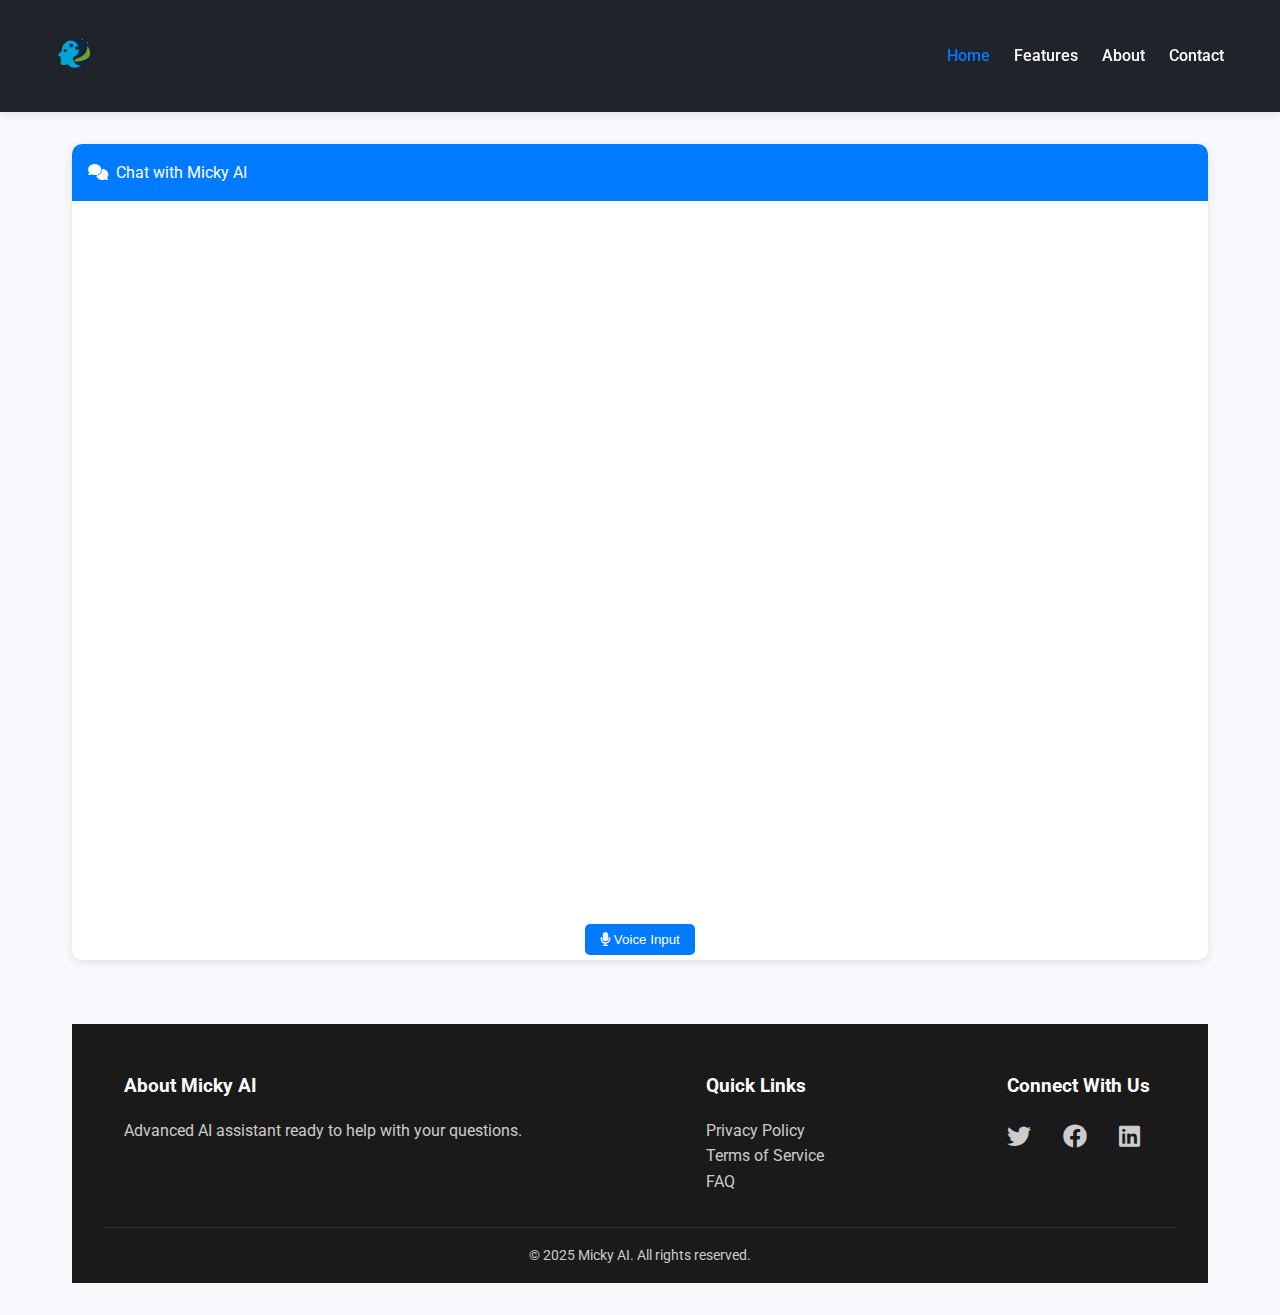
<file: index.html>
<!DOCTYPE html>
<html lang="en">
<head>
    <meta charset="UTF-8">
    <meta name="viewport" content="width=device-width, initial-scale=1.0">
    <title>www.MickyAi.com</title>
    <link rel="shortcut icon" href="logo1.png" type="image/x-icon">
    <link rel="stylesheet" href="style.css">
    <link href="https://fonts.googleapis.com/css2?family=Roboto:wght@300;400;500;700&display=swap" rel="stylesheet">
    <link rel="stylesheet" href="https://cdnjs.cloudflare.com/ajax/libs/font-awesome/6.0.0/css/all.min.css">
</head>
<body>
    <nav class="top-nav">
        <div class="nav-content">
            <div class="nav-logo">
                <img src="logo1.png" alt="Micky AI Logo">
            </div>
            <ul class="nav-links">
                <li><a href="#" class="active">Home</a></li>
                <li><a href="features.html">Features</a></li>
                <li><a href="about.html">About</a></li>
                <li><a href="contact.html">Contact</a></li>
            </ul>
        </div>
    </nav>

    <div class="container">
        <!-- <header class="hero-section">
            <div class="hero-content">
                <h1>Welcome to Micky AI Assistant</h1>
                <p class="tagline">Your Intelligent Conversation Partner</p>
                <div class="features">
                    <div class="feature">
                        <i class="fas fa-robot"></i>
                        <span>AI Powered</span>
                    </div>
                    <div class="feature">
                        <i class="fas fa-bolt"></i>
                        <span>Fast Responses</span>
                    </div>
                    <div class="feature">
                        <i class="fas fa-lock"></i>
                        <span>Secure Chat</span>
                    </div>
                </div>
            </div>
        </header> -->

        <main>
            <div class="chat-container">
                <div class="chat-header">
                    <i class="fas fa-comments"></i>
                    <span>Chat with Micky AI</span>
                </div>
                <iframe
                    id="chatFrame"
                    src="https://www.chatbase.co/chatbot-iframe/UqxgtompSsoTGyBexgpv4"
                    width="100%"
                    style="height: 100%; min-height: 700px"
                    frameborder="0">
                </iframe>
                <div class="chat-controls" style="margin-top: 10px; text-align: center;">
                    <button id="voiceButton" style="background: #007bff; color: white; border: none; padding: 8px 15px; border-radius: 5px; cursor: pointer; margin: 5px;">
                        <i class="fas fa-microphone"></i> Voice Input
                    </button>
                </div>
            </div>

            <!-- Add this script before closing body tag -->
            <script>
            document.addEventListener('DOMContentLoaded', function() {
                const voiceButton = document.getElementById('voiceButton');
                const recognition = new (window.SpeechRecognition || window.webkitSpeechRecognition)();
                
                recognition.lang = 'en-US';
                recognition.continuous = false;
                recognition.interimResults = false;

                voiceButton.addEventListener('click', function() {
                    recognition.start();
                    voiceButton.innerHTML = '<i class="fas fa-spinner fa-spin"></i> Listening...';
                });

                recognition.onresult = function(event) {
                    const transcript = event.results[0][0].transcript;
                    const chatFrame = document.getElementById('chatFrame');
                    const chatInput = chatFrame.contentWindow.document.querySelector('input[type="text"]');
                    if (chatInput) {
                        chatInput.value = transcript;
                        // Trigger enter key press
                        const enterEvent = new KeyboardEvent('keypress', {
                            key: 'Enter',
                            code: 'Enter',
                            keyCode: 13,
                            which: 13,
                            bubbles: true
                        });
                        chatInput.dispatchEvent(enterEvent);
                    }
                    voiceButton.innerHTML = '<i class="fas fa-microphone"></i> Voice Input';
                };

                recognition.onerror = function() {
                    voiceButton.innerHTML = '<i class="fas fa-microphone"></i> Voice Input';
                };

                recognition.onend = function() {
                    voiceButton.innerHTML = '<i class="fas fa-microphone"></i> Voice Input';
                };
            });
            </script>
        </main>

        <footer>
            <div class="footer-content">
                <div class="footer-section">
                    <h3>About Micky AI</h3>
                    <p>Advanced AI assistant ready to help with your questions.</p>
                </div>
                <div class="footer-section">
                    <h3>Quick Links</h3>
                    <ul>
                        <li><a href="#">Privacy Policy</a></li>
                        <li><a href="#">Terms of Service</a></li>
                        <li><a href="#">FAQ</a></li>
                    </ul>
                </div>
                <div class="footer-section">
                    <h3>Connect With Us</h3>
                    <div class="social-links">
                        <a href="#"><i class="fab fa-twitter"></i></a>
                        <a href="https://www.facebook.com/vicky.prajapati.3990418/"><i class="fab fa-facebook"></i></a>
                        <a href="https://www.linkedin.com/in/bikki-kumar-pandit-b98b34259/"><i class="fab fa-linkedin"></i></a>
                    </div>
                </div>
            </div>
            <div class="footer-bottom">
                <p>&copy; 2025 Micky AI. All rights reserved.</p>
            </div>
        </footer>
    </div>

    <!-- Original scripts preserved -->
    <script>
        window.embeddedChatbotConfig = {
            chatbotId: "UqxgtompSsoTGyBexgpv4",
        }    
    </script>
    <script chatbotId="UqxgtompSsoTGyBexgpv4" defer></script>
    <script>
        window.chatbaseUserConfig = {
            user_id: <UqxgtompSsoTGyBexgpv4>,
            user_hash: <USER_HASH>
        }
    </script>
    <script>
        (function(){if(!window.chatbase||window.chatbase("getState")!=="initialized"){window.chatbase=(...arguments)=>{if(!window.chatbase.q){window.chatbase.q=[]}window.chatbase.q.push(arguments)};window.chatbase=new Proxy(window.chatbase,{get(target,prop){if(prop==="q"){return target.q}return(...args)=>target(prop,...args)}})}const onLoad=function(){const script=document.createElement("script");script.src="https://www.chatbase.co/embed.min.js";script.id="UqxgtompSsoTGyBexgpv4";script.domain="www.chatbase.co";document.body.appendChild(script)};if(document.readyState==="complete"){onLoad()}else{window.addEventListener("load",onLoad)}})();
    </script>
</body>
</html>
</file>
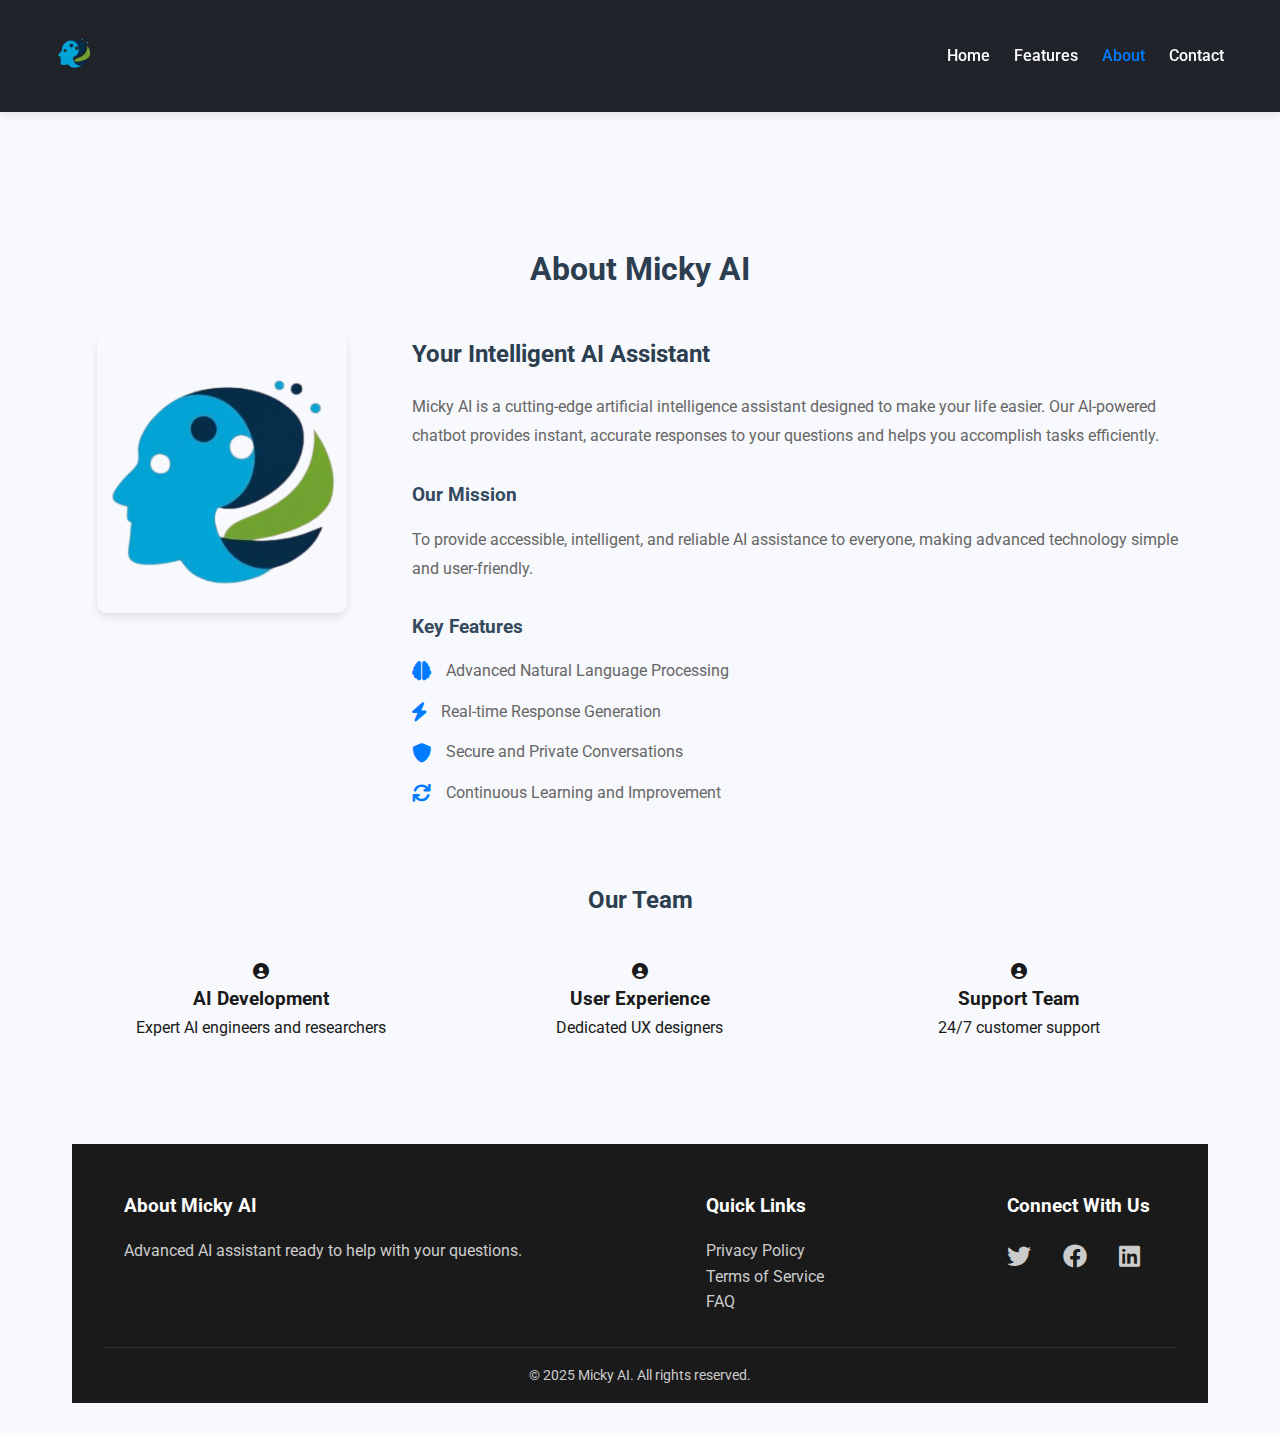
<file: about.html>
<!DOCTYPE html>
<html lang="en">
<head>
    <meta charset="UTF-8">
    <meta name="viewport" content="width=device-width, initial-scale=1.0">
    <title>About - Micky AI</title>
    <link rel="shortcut icon" href="logo1.png" type="image/x-icon">
    <link rel="stylesheet" href="style.css">
    <link href="https://fonts.googleapis.com/css2?family=Roboto:wght@300;400;500;700&display=swap" rel="stylesheet">
    <link rel="stylesheet" href="https://cdnjs.cloudflare.com/ajax/libs/font-awesome/6.0.0/css/all.min.css">
</head>
<body>
    <nav class="top-nav">
        <div class="nav-content">
            <div class="nav-logo">
                <img src="logo1.png" alt="Micky AI Logo">
            </div>
            <ul class="nav-links">
                <li><a href="index.html">Home</a></li>
                <li><a href="features.html">Features</a></li>
                <li><a href="about.html" class="active">About</a></li>
                <li><a href="contact.html">Contact</a></li>
            </ul>
        </div>
    </nav>

    <div class="container">
        <div class="about-section">
            <h1>About Micky AI</h1>
            <div class="about-content">
                <div class="about-image">
                    <img src="logo1.png" alt="Micky AI Logo">
                </div>
                <div class="about-text">
                    <h2>Your Intelligent AI Assistant</h2>
                    <p>Micky AI is a cutting-edge artificial intelligence assistant designed to make your life easier. Our AI-powered chatbot provides instant, accurate responses to your questions and helps you accomplish tasks efficiently.</p>
                    
                    <h3>Our Mission</h3>
                    <p>To provide accessible, intelligent, and reliable AI assistance to everyone, making advanced technology simple and user-friendly.</p>

                    <div class="key-features">
                        <h3>Key Features</h3>
                        <ul>
                            <li><i class="fas fa-brain"></i> Advanced Natural Language Processing</li>
                            <li><i class="fas fa-bolt"></i> Real-time Response Generation</li>
                            <li><i class="fas fa-shield-alt"></i> Secure and Private Conversations</li>
                            <li><i class="fas fa-sync"></i> Continuous Learning and Improvement</li>
                        </ul>
                    </div>
                </div>
            </div>

            <div class="team-section">
                <h2>Our Team</h2>
                <div class="team-grid">
                    <div class="team-member">
                        <i class="fas fa-user-circle"></i>
                        <h3>AI Development</h3>
                        <p>Expert AI engineers and researchers</p>
                    </div>
                    <div class="team-member">
                        <i class="fas fa-user-circle"></i>
                        <h3>User Experience</h3>
                        <p>Dedicated UX designers</p>
                    </div>
                    <div class="team-member">
                        <i class="fas fa-user-circle"></i>
                        <h3>Support Team</h3>
                        <p>24/7 customer support</p>
                    </div>
                </div>
            </div>
        </div>

        <footer>
            <div class="footer-content">
                <div class="footer-section">
                    <h3>About Micky AI</h3>
                    <p>Advanced AI assistant ready to help with your questions.</p>
                </div>
                <div class="footer-section">
                    <h3>Quick Links</h3>
                    <ul>
                        <li><a href="#">Privacy Policy</a></li>
                        <li><a href="#">Terms of Service</a></li>
                        <li><a href="#">FAQ</a></li>
                    </ul>
                </div>
                <div class="footer-section">
                    <h3>Connect With Us</h3>
                    <div class="social-links">
                        <a href="#"><i class="fab fa-twitter"></i></a>
                        <a href="#"><i class="fab fa-facebook"></i></a>
                        <a href="#"><i class="fab fa-linkedin"></i></a>
                    </div>
                </div>
            </div>
            <div class="footer-bottom">
                <p>&copy; 2025 Micky AI. All rights reserved.</p>
            </div>
        </footer>
    </div>
</body>
</html>
</file>
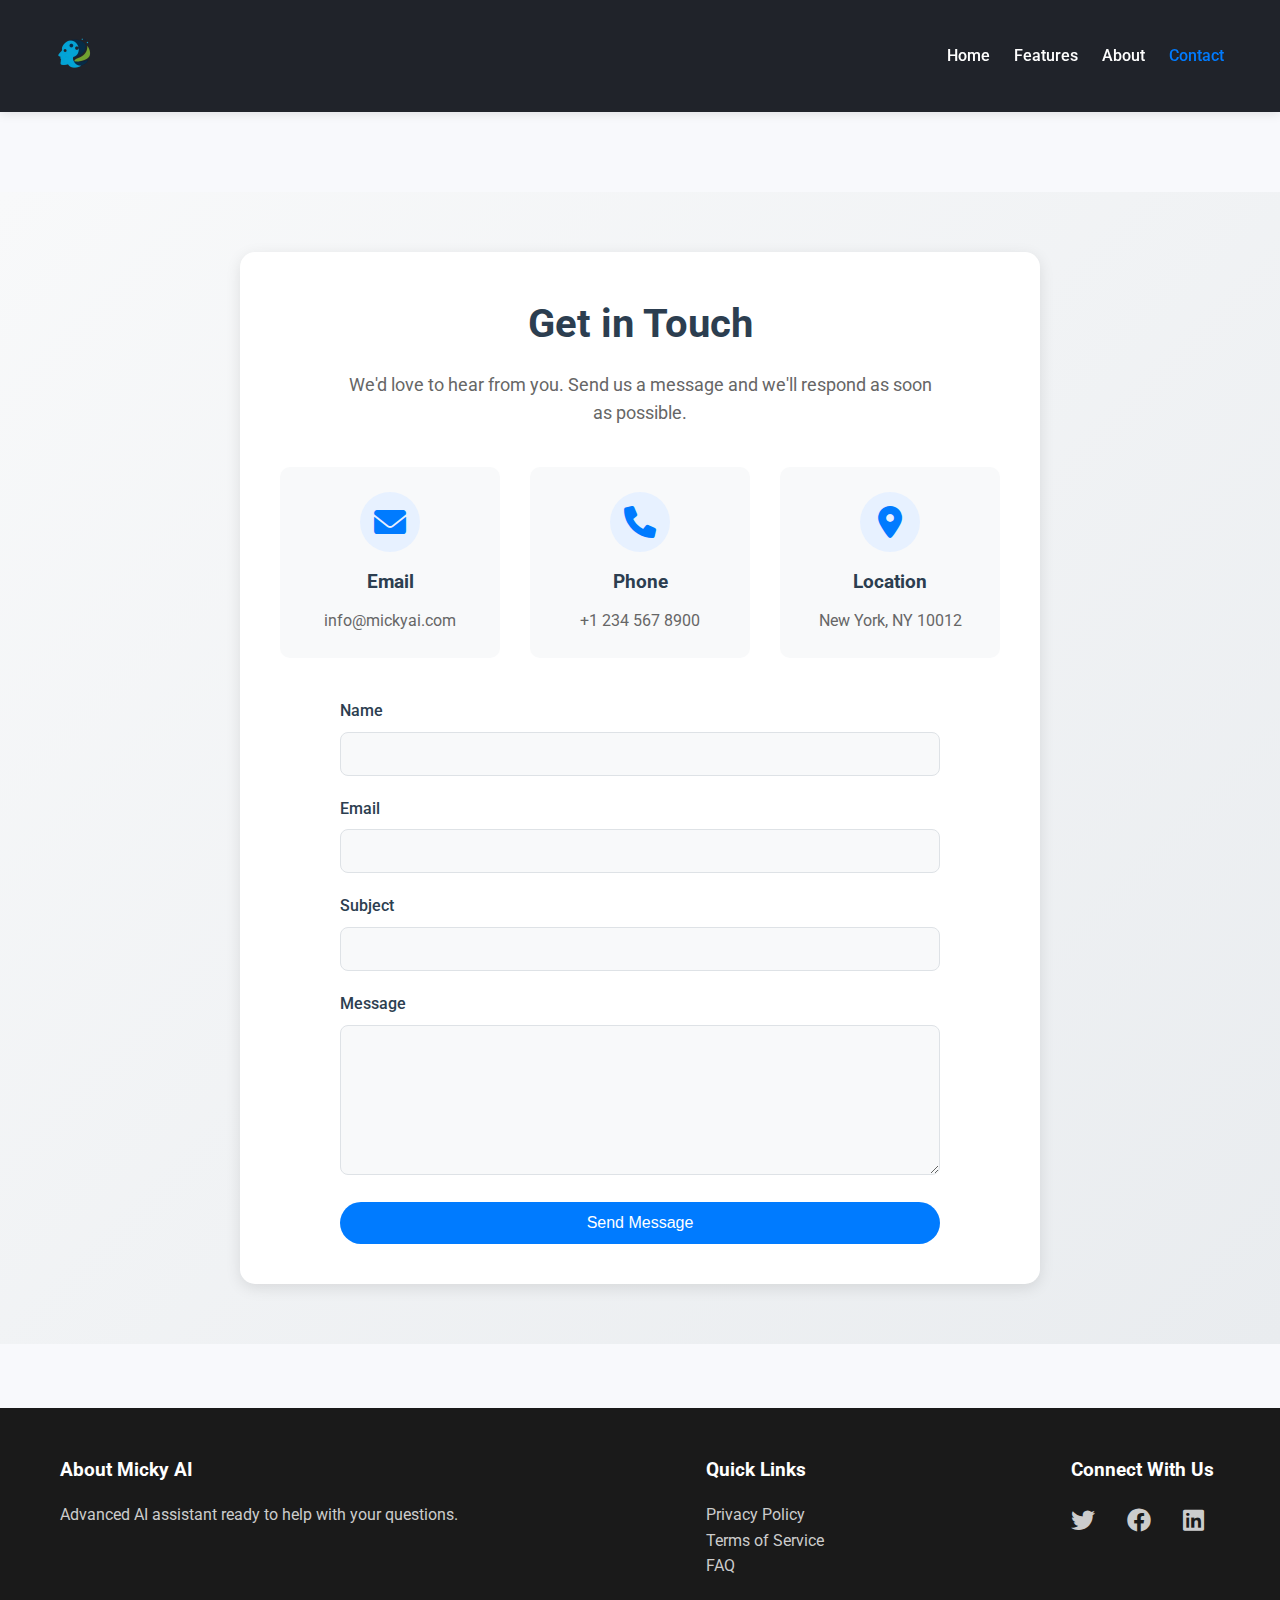
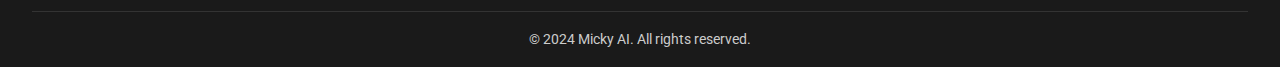
<file: contact.html>
<!DOCTYPE html>
<html lang="en">
<head>
    <meta charset="UTF-8">
    <meta name="viewport" content="width=device-width, initial-scale=1.0">
    <title>Contact Us - Micky AI</title>
    <link rel="shortcut icon" href="logo1.png" type="image/x-icon">
    <link rel="stylesheet" href="style.css">
    <link href="https://fonts.googleapis.com/css2?family=Roboto:wght@300;400;500;700&display=swap" rel="stylesheet">
    <link rel="stylesheet" href="https://cdnjs.cloudflare.com/ajax/libs/font-awesome/6.0.0/css/all.min.css">
</head>
<body>
    <nav class="top-nav">
        <div class="nav-content">
            <div class="nav-logo">
                <img src="logo1.png" alt="Micky AI Logo">
            </div>
            <ul class="nav-links">
                <li><a href="index.html">Home</a></li>
                <li><a href="features.html">Features</a></li>
                <li><a href="about.html">About</a></li>
                <li><a href="contact.html" class="active">Contact</a></li>
            </ul>
        </div>
    </nav>

    <section class="contact-section">
        <div class="contact-container">
            <div class="contact-header">
                <h1>Get in Touch</h1>
                <p>We'd love to hear from you. Send us a message and we'll respond as soon as possible.</p>
            </div>

            <div class="contact-info">
                <div class="contact-item">
                    <i class="fas fa-envelope"></i>
                    <h3>Email</h3>
                    <p>info@mickyai.com</p>
                </div>
                <div class="contact-item">
                    <i class="fas fa-phone"></i>
                    <h3>Phone</h3>
                    <p>+1 234 567 8900</p>
                </div>
                <div class="contact-item">
                    <i class="fas fa-location-dot"></i>
                    <h3>Location</h3>
                    <p>New York, NY 10012</p>
                </div>
            </div>

            <form class="contact-form">
                <div class="form-group">
                    <label for="name">Name</label>
                    <input type="text" id="name" name="name" required>
                </div>
                <div class="form-group">
                    <label for="email">Email</label>
                    <input type="email" id="email" name="email" required>
                </div>
                <div class="form-group">
                    <label for="subject">Subject</label>
                    <input type="text" id="subject" name="subject" required>
                </div>
                <div class="form-group">
                    <label for="message">Message</label>
                    <textarea id="message" name="message" required></textarea>
                </div>
                <button type="submit" class="submit-btn">Send Message</button>
            </form>
        </div>
    </section>

    <footer>
        <div class="footer-content">
            <div class="footer-section">
                <h3>About Micky AI</h3>
                <p>Advanced AI assistant ready to help with your questions.</p>
            </div>
            <div class="footer-section">
                <h3>Quick Links</h3>
                <ul>
                    <li><a href="#">Privacy Policy</a></li>
                    <li><a href="#">Terms of Service</a></li>
                    <li><a href="#">FAQ</a></li>
                </ul>
            </div>
            <div class="footer-section">
                <h3>Connect With Us</h3>
                <div class="social-links">
                    <a href="#"><i class="fab fa-twitter"></i></a>
                    <a href="#"><i class="fab fa-facebook"></i></a>
                    <a href="#"><i class="fab fa-linkedin"></i></a>
                </div>
            </div>
        </div>
        <div class="footer-bottom">
            <p>&copy; 2024 Micky AI. All rights reserved.</p>
        </div>
    </footer>
</body>
</html>
</file>
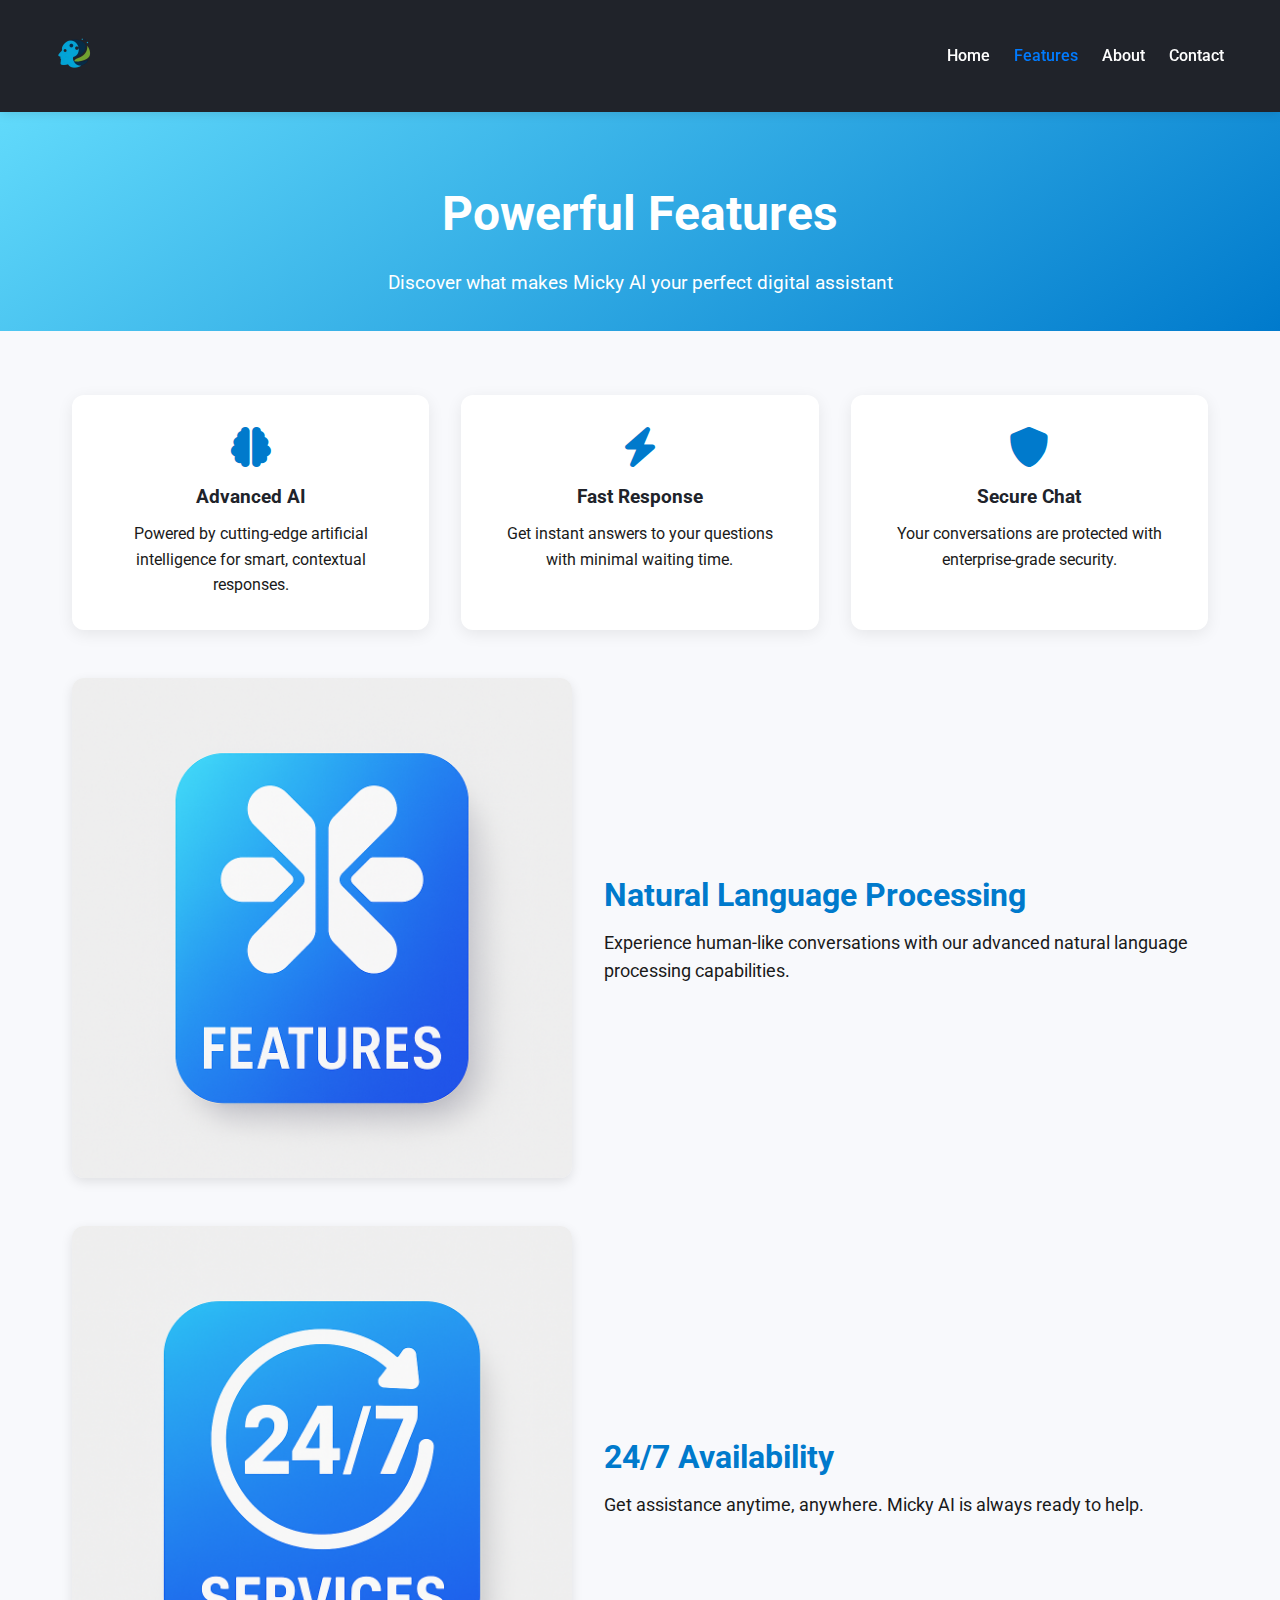
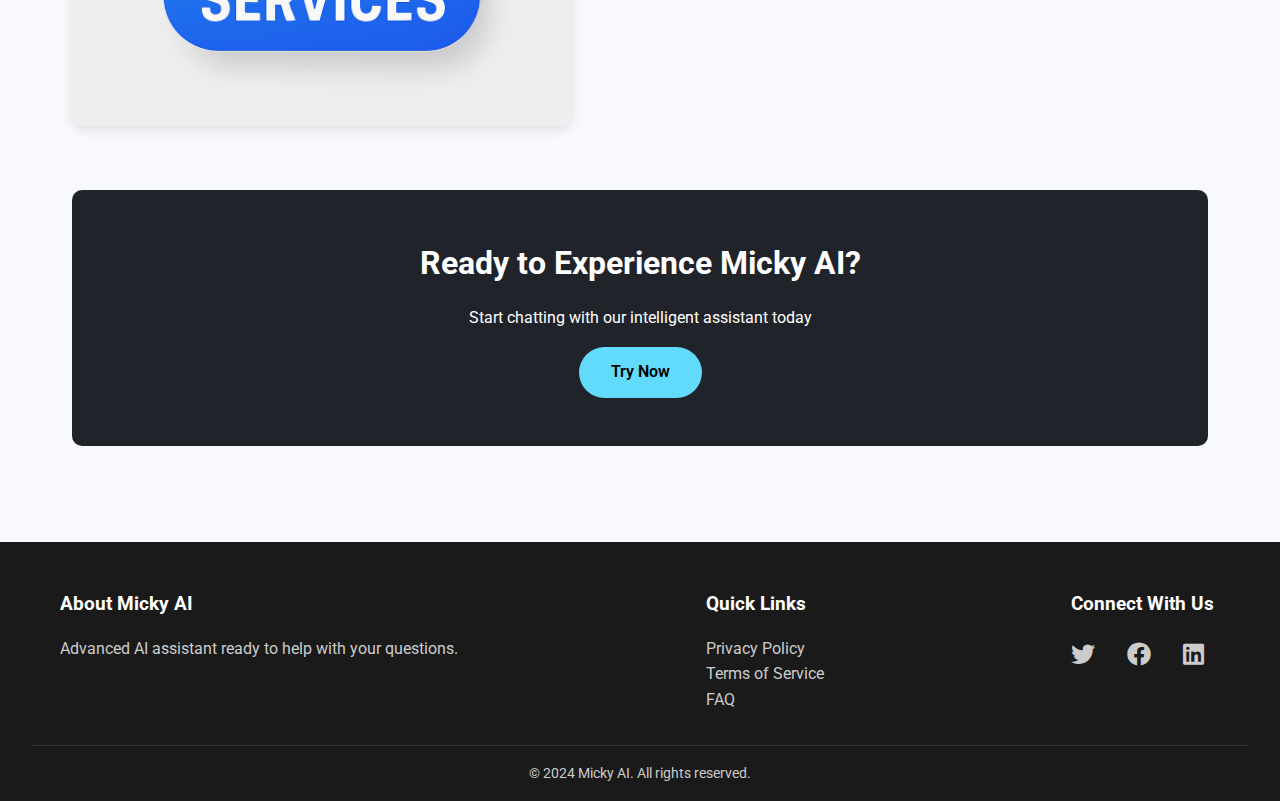
<file: features.html>
<!DOCTYPE html>
<html lang="en">
<head>
    <meta charset="UTF-8">
    <meta name="viewport" content="width=device-width, initial-scale=1.0">
    <title>Features - Micky AI</title>
    <link rel="shortcut icon" href="logo1.png" type="image/x-icon">
    <link rel="stylesheet" href="style.css">
    <link href="https://fonts.googleapis.com/css2?family=Roboto:wght@300;400;500;700&display=swap" rel="stylesheet">
    <link rel="stylesheet" href="https://cdnjs.cloudflare.com/ajax/libs/font-awesome/6.0.0/css/all.min.css">
</head>
<body>
    <nav class="top-nav">
        <div class="nav-content">
            <div class="nav-logo">
                <img src="logo1.png" alt="Micky AI Logo">
            </div>
            <ul class="nav-links">
                <li><a href="index.html">Home</a></li>
                <li><a href="features.html" class="active">Features</a></li>
                <li><a href="about.html">About</a></li>
                <li><a href="contact.html">Contact</a></li>
            </ul>
        </div>
    </nav>

    <div class="features-page">
        <div class="features-hero">
            <h1>Powerful Features</h1>
            <p>Discover what makes Micky AI your perfect digital assistant</p>
        </div>

        <div class="container">
            <div class="features-grid">
                <div class="feature-card">
                    <i class="fas fa-brain"></i>
                    <h3>Advanced AI</h3>
                    <p>Powered by cutting-edge artificial intelligence for smart, contextual responses.</p>
                </div>
                <div class="feature-card">
                    <i class="fas fa-bolt"></i>
                    <h3>Fast Response</h3>
                    <p>Get instant answers to your questions with minimal waiting time.</p>
                </div>
                <div class="feature-card">
                    <i class="fas fa-shield-alt"></i>
                    <h3>Secure Chat</h3>
                    <p>Your conversations are protected with enterprise-grade security.</p>
                </div>
            </div>

            <div class="feature-details">
                <div class="feature-section">
                    <img src="feature.png" alt="AI Intelligence">
                    <div class="feature-text">
                        <h2>Natural Language Processing</h2>
                        <p>Experience human-like conversations with our advanced natural language processing capabilities.</p>
                    </div>
                </div>
                <div class="feature-section">
                    <img src="services.png" alt="24/7 Availability">
                    <div class="feature-text">
                        <h2>24/7 Availability</h2>
                        <p>Get assistance anytime, anywhere. Micky AI is always ready to help.</p>
                    </div>
                </div>
            </div>

            <div class="feature-cta">
                <h2>Ready to Experience Micky AI?</h2>
                <p>Start chatting with our intelligent assistant today</p>
                <a href="index.html" class="cta-button">Try Now</a>
            </div>
        </div>
    </div>

    <footer>
        <div class="footer-content">
            <div class="footer-section">
                <h3>About Micky AI</h3>
                <p>Advanced AI assistant ready to help with your questions.</p>
            </div>
            <div class="footer-section">
                <h3>Quick Links</h3>
                <ul>
                    <li><a href="#">Privacy Policy</a></li>
                    <li><a href="#">Terms of Service</a></li>
                    <li><a href="#">FAQ</a></li>
                </ul>
            </div>
            <div class="footer-section">
                <h3>Connect With Us</h3>
                <div class="social-links">
                    <a href="#"><i class="fab fa-twitter" ></i></a>
                    <a href="#"><i class="fab fa-facebook"></i></a>
                    <a href="#"><i class="fab fa-linkedin"></i></a>
                </div>
            </div>
        </div>
        <div class="footer-bottom">
            <p>&copy; 2024 Micky AI. All rights reserved.</p>
        </div>
    </footer>
</body>
</html>
</file>
<file: style.css>
/* style.css */
 * {
    margin: 0;
    padding: 0;
    box-sizing: border-box;
}

body {
    font-family: 'Roboto', sans-serif;
    background-color: #f8f9fa;
    color: #333;
    line-height: 1.6;
}

 .top-nav {
    background-color: #ffffff;
    box-shadow: 0 2px 4px rgba(0,0,0,0.1);
    position: fixed;
    width: 100%;
    top: 0;
    z-index: 1000;
}

.nav-content {
    max-width: 1200px;
    margin: 0 auto;
    display: flex;
    justify-content: space-between;
    align-items: center;
    padding: 1rem;
}

.nav-logo img {
    height: 40px;
}

.nav-links {
    display: flex;
    list-style: none;
    gap: 2rem;
}

.nav-links a {
    text-decoration: none;
    color: #333;
    font-weight: 500;
    transition: color 0.3s;
}

.nav-links a:hover, .nav-links a.active {
    color: #007bff;
}

.container {
    max-width: 1200px;
    margin: 80px auto 0;
    padding: 20px;
}

.hero-section {
    text-align: center;
    padding: 3rem 0;
    margin-bottom: 2rem;
}

.hero-content h1 {
    font-size: 2.5rem;
    color: #2c3e50;
    margin-bottom: 1rem;
}

.tagline {
    font-size: 1.2rem;
    color: #6c757d;
    margin-bottom: 2rem;
}

.features {
    display: flex;
    justify-content: center;
    gap: 2rem;
    margin-top: 2rem;
}

.feature {
    display: flex;
    flex-direction: column;
    align-items: center;
    gap: 0.5rem;
}

.feature i {
    font-size: 2rem;
    color: #007bff;
}

.chat-container {
    max-width: 100%;
    margin: 0 auto;
    background: white;
    border-radius: 10px;
    box-shadow: 0 2px 10px rgba(0,0,0,0.1);
    overflow: hidden;
}

.chat-header {
    background: #007bff;
    color: white;
    padding: 1rem;
    display: flex;
    align-items: center;
    gap: 0.5rem;
}

footer {
    background: #2c3e50;
    color: white;
    padding: 3rem 0 1rem;
    margin-top: 3rem;
}

.footer-content {
    display: grid;
    grid-template-columns: repeat(3, 1fr);
    gap: 2rem;
    max-width: 1200px;
    margin: 0 auto;
    padding: 0 20px;
}

.footer-section h3 {
    margin-bottom: 1rem;
}

.footer-section ul {
    list-style: none;
}

.footer-section a {
    color: #ffffff;
    text-decoration: none;
    transition: color 0.3s;
}

.footer-section a:hover {
    color: #007bff;
}

.social-links {
    display: flex;
    gap: 1rem;
}

.social-links a {
    font-size: 1.5rem;
}

.footer-bottom {
    text-align: center;
    margin-top: 2rem;
    padding-top: 1rem;
    border-top: 1px solid rgba(255,255,255,0.1);
}

@media (max-width: 768px) {
    .nav-links {
        display: none;
    }

    .features {
        flex-direction: column;
        align-items: center;
    }

    .footer-content {
        grid-template-columns: 1fr;
        text-align: center;
    }

    .social-links {
        justify-content: center;
    }
} 


/* Add these new styles to your existing CSS file */

.about-section {
    padding: 40px 0;
    margin-top: 60px;
}

.about-section h1 {
    text-align: center;
    color: #2c3e50;
    margin-bottom: 40px;
}

.about-content {
    display: grid;
    grid-template-columns: 300px 1fr;
    gap: 40px;
    margin-bottom: 60px;
}

.about-image {
    text-align: center;
}

.about-image img {
    max-width: 250px;
    border-radius: 10px;
    box-shadow: 0 4px 8px rgba(0,0,0,0.1);
}

.about-text h2 {
    color: #2c3e50;
    margin-bottom: 20px;
}

.about-text h3 {
    color: #34495e;
    margin: 30px 0 15px;
}

.about-text p {
    color: #666;
    line-height: 1.8;
    margin-bottom: 20px;
}

.key-features ul {
    list-style: none;
    padding: 0;
}

.key-features li {
    display: flex;
    align-items: center;
    margin-bottom: 15px;
    color: #666;
}

.key-features li i {
    color: #007bff;
    margin-right: 15px;
    font-size: 1.2em;
}

.team-section {
    text-align: center;
    margin-top: 60px;
}

.team-section h2 {
    color: #2c3e50;
    margin-bottom: 40px;
}

.team-grid {
    display: grid;
    grid-template-columns: repeat(3, 1fr);
    gap: 30

}

/* Features Section Enhancement */
/* .features {
    display: flex;
    justify-content: center;
    gap: 40px;
    margin: 40px 0;
    flex-wrap: wrap;
}

.feature {
    background: white;
    padding: 25px;
    border-radius: 15px;
    box-shadow: 0 4px 15px rgba(0,0,0,0.1);
    text-align: center;
    width: 250px;
    transition: transform 0.3s ease;
}

.feature:hover {
    transform: translateY(-5px);
}

.feature i {
    font-size: 2.5em;
    color: #007bff;
    margin-bottom: 15px;
    background: #f0f7ff;
    width: 70px;
    height: 70px;
    line-height: 70px;
    border-radius: 50%;
}

.feature span {
    font-size: 1.1em;
    font-weight: 500;
    color: #2c3e50;
    display: block;
}

.feature p {
    color: #666;
    margin-top: 10px;
    font-size: 0.9em;
    line-height: 1.6;
} */

/* Responsive adjustments */
@media (max-width: 768px) {
    .features {
        gap: 20px;
    }

    .feature {
        width: 100%;
        max-width: 300px;
    }
}



/* Contact Page Styles */
.contact-section {
    padding: 60px 0;
    margin-top: 80px;
    background: linear-gradient(135deg, #f8f9fa 0%, #e9ecef 100%);
}

.contact-container {
    max-width: 800px;
    margin: 0 auto;
    padding: 40px;
    background: white;
    border-radius: 15px;
    box-shadow: 0 4px 15px rgba(0,0,0,0.1);
}

.contact-header {
    text-align: center;
    margin-bottom: 40px;
}

.contact-header h1 {
    color: #2c3e50;
    margin-bottom: 15px;
    font-size: 2.5em;
}

.contact-header p {
    color: #666;
    font-size: 1.1em;
    max-width: 600px;
    margin: 0 auto;
}

.contact-info {
    display: grid;
    grid-template-columns: repeat(3, 1fr);
    gap: 30px;
    margin-bottom: 40px;
}

.contact-item {
    text-align: center;
    padding: 25px;
    background: #f8f9fa;
    border-radius: 10px;
    transition: transform 0.3s ease, box-shadow 0.3s ease;
}

.contact-item:hover {
    transform: translateY(-5px);
    box-shadow: 0 5px 15px rgba(0,0,0,0.1);
}

.contact-item i {
    font-size: 2em;
    color: #007bff;
    margin-bottom: 15px;
    background: #e7f1ff;
    width: 60px;
    height: 60px;
    line-height: 60px;
    border-radius: 50%;
}

.contact-item h3 {
    color: #2c3e50;
    margin-bottom: 10px;
    font-size: 1.2em;
}

.contact-item p {
    color: #666;
}

.contact-form {
    max-width: 600px;
    margin: 0 auto;
}

.form-group {
    margin-bottom: 20px;
}

.form-group label {
    display: block;
    margin-bottom: 8px;
    color: #2c3e50;
    font-weight: 500;
}

.form-group input,
.form-group textarea {
    width: 100%;
    padding: 12px 15px;
    border: 1px solid #dee2e6;
    border-radius: 8px;
    font-size: 1em;
    transition: all 0.3s ease;
    background: #f8f9fa;
}

.form-group input:focus,
.form-group textarea:focus {
    outline: none;
    border-color: #007bff;
    background: white;
    box-shadow: 0 0 0 3px rgba(0,123,255,0.1);
}

.form-group textarea {
    height: 150px;
    resize: vertical;
}

.submit-btn {
    background: #007bff;
    color: white;
    padding: 12px 30px;
    border: none;
    border-radius: 25px;
    font-size: 1em;
    cursor: pointer;
    transition: all 0.3s ease;
    width: 100%;
    font-weight: 500;
}

.submit-btn:hover {
    background: #0056b3;
    transform: translateY(-2px);
    box-shadow: 0 4px 10px rgba(0,123,255,0.2);
}

.submit-btn:active {
    transform: translateY(0);
}

@media (max-width: 768px) {
    .contact-container {
        padding: 20px;
        margin: 20px;
    }

    .contact-info {
        grid-template-columns: 1fr;
    }

    .contact-header h1 {
        font-size: 2em;
    }

    .form-group input,
    .form-group textarea {
        padding: 10px;
    }
}

/* features */
/* Base Styles */
* {
    margin: 0;
    padding: 0;
    box-sizing: border-box;
}
body {
    font-family: 'Roboto', sans-serif;
    background-color: #f8f9fc;
    color: #1a1a1a;
    line-height: 1.6;
}

/* Top Navigation */
.top-nav {
    background-color: #20232a;
    padding: 1rem 2rem;
    box-shadow: 0 2px 10px rgba(0, 0, 0, 0.1);
    position: sticky;
    top: 0;
    z-index: 100;
}
.nav-content {
    display: flex;
    justify-content: space-between;
    align-items: center;
}
.nav-logo img {
    height: 40px;
}
.nav-links {
    list-style: none;
    display: flex;
    gap: 1.5rem;
}
.nav-links a {
    color: #fff;
    text-decoration: none;
    font-weight: 500;
    transition: color 0.3s ease;
}
.nav-links a:hover,
.nav-links .active {
    color: #61dafb;
}

/* Hero Section */
.features-hero {
    text-align: center;
    padding: 4rem 2rem 2rem;
    background: linear-gradient(145deg, #61dafb, #007acc);
    color: white;
}
.features-hero h1 {
    font-size: 3rem;
    margin-bottom: 1rem;
}
.features-hero p {
    font-size: 1.2rem;
}

/* Container */
.container {
    max-width: 1200px;
    margin: auto;
    padding: 2rem;
}

/* Feature Grid */
.features-grid {
    display: grid;
    grid-template-columns: repeat(auto-fit, minmax(260px, 1fr));
    gap: 2rem;
    margin-top: 2rem;
}
.feature-card {
    background-color: white;
    border-radius: 12px;
    padding: 2rem;
    box-shadow: 0 4px 16px rgba(0, 0, 0, 0.08);
    text-align: center;
    transition: transform 0.3s ease, box-shadow 0.3s ease;
}
.feature-card:hover {
    transform: translateY(-10px);
    box-shadow: 0 12px 24px rgba(0, 0, 0, 0.15);
}
.feature-card i {
    font-size: 2.5rem;
    color: #007acc;
    margin-bottom: 1rem;
}
.feature-card h3 {
    margin-bottom: 0.5rem;
    color: #20232a;
}

/* Feature Details Section */
.feature-section {
    display: flex;
    flex-wrap: wrap;
    gap: 2rem;
    margin-top: 3rem;
    align-items: center;
}
.feature-section img {
    max-width: 500px;
    width: 100%;
    border-radius: 12px;
    box-shadow: 0 4px 12px rgba(0, 0, 0, 0.1);
}
.feature-text {
    flex: 1;
}
.feature-text h2 {
    font-size: 2rem;
    margin-bottom: 0.5rem;
    color: #007acc;
}
.feature-text p {
    font-size: 1.1rem;
}

/* Call to Action */
.feature-cta {
    background: #20232a;
    color: white;
    text-align: center;
    padding: 3rem 2rem;
    margin-top: 4rem;
    border-radius: 10px;
}
.feature-cta h2 {
    font-size: 2rem;
    margin-bottom: 1rem;
}
.cta-button {
    display: inline-block;
    margin-top: 1rem;
    padding: 0.8rem 2rem;
    background-color: #61dafb;
    color: #000;
    text-decoration: none;
    border-radius: 30px;
    font-weight: 600;
    transition: background-color 0.3s ease;
}
.cta-button:hover {
    background-color: #4db7e5;
}

/* Footer */
footer {
    background-color: #1a1a1a;
    color: #ccc;
    padding: 3rem 2rem 1rem;
    margin-top: 4rem;
}
.footer-content {
    display: flex;
    flex-wrap: wrap;
    gap: 3rem;
    justify-content: space-between;
}
.footer-section h3 {
    margin-bottom: 1rem;
    color: #fff;
}
.footer-section ul {
    list-style: none;
}
.footer-section ul li a {
    text-decoration: none;
    color: #ccc;
    transition: color 0.3s;
}
.footer-section ul li a:hover {
    color: #61dafb;
}
.social-links a {
    margin-right: 1rem;
    font-size: 1.5rem;
    color: #ccc;
    transition: color 0.3s;
}
.social-links a:hover {
    color: #61dafb;
}
.footer-bottom {
    text-align: center;
    margin-top: 2rem;
    border-top: 1px solid #333;
    padding-top: 1rem;
    font-size: 0.9rem;
}
</file>
